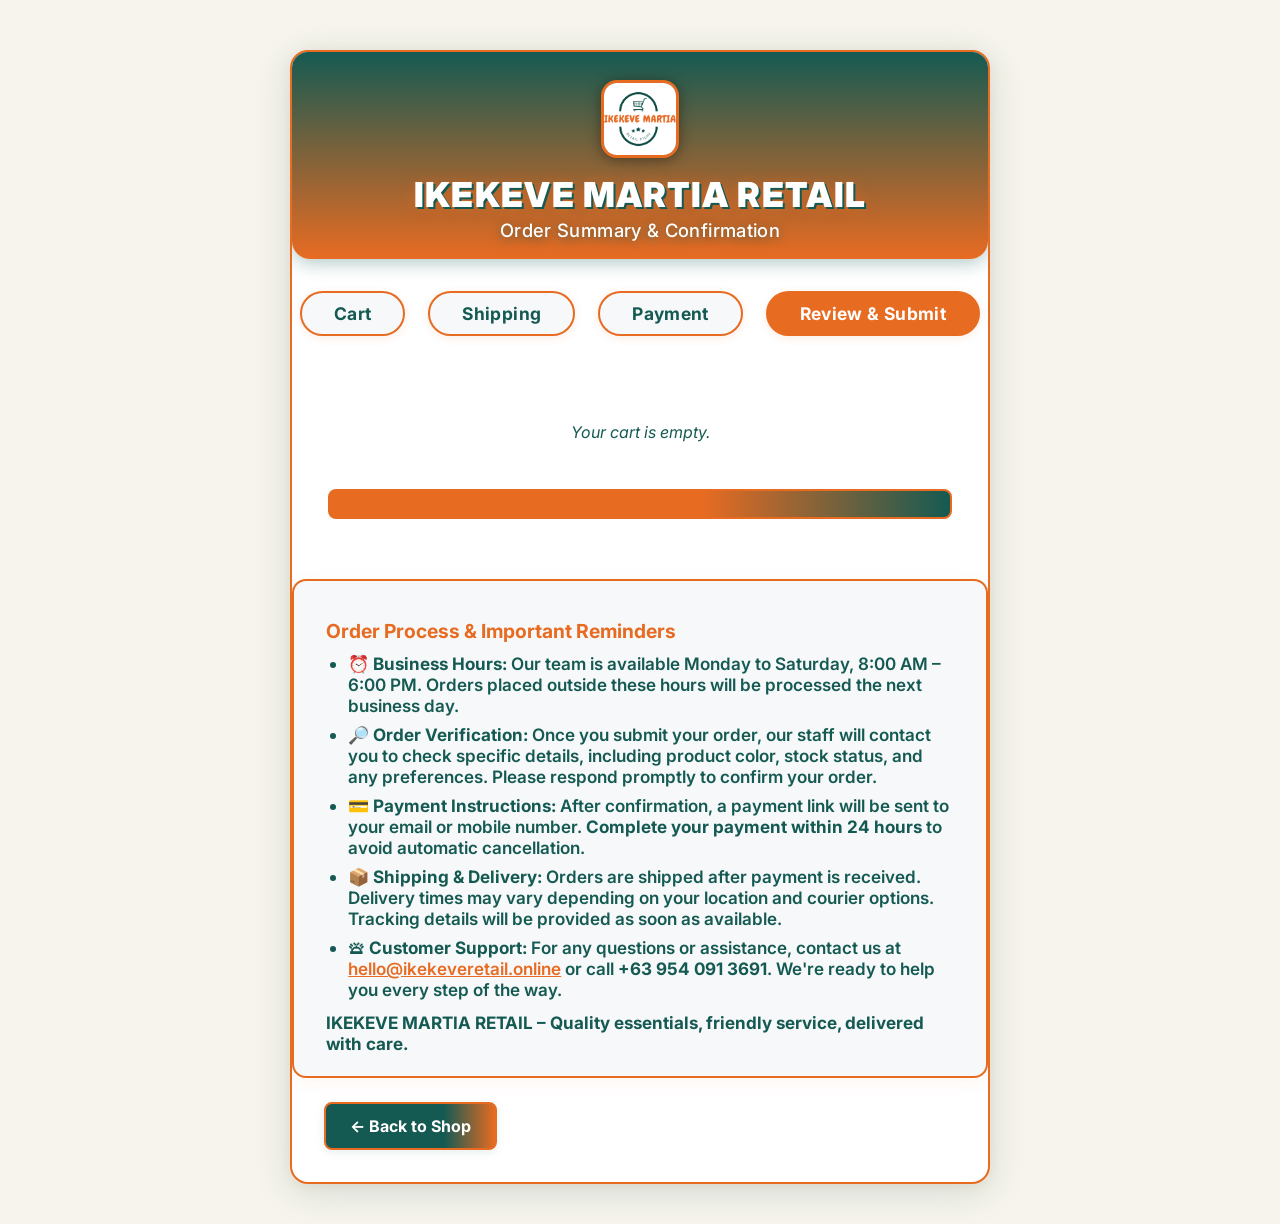
<file: order-summary.html>
<!DOCTYPE html>
<html lang="en">
<head>
    <meta charset="UTF-8">
    <title>IKEKEVE MARTIA RETAIL | Order Summary & Confirmation</title>
    <meta name="viewport" content="width=device-width, initial-scale=1.0">
    <meta name="description" content="IKEKEVE MARTIA RETAIL secure order summary and confirmation for your retail essentials.">
    <link rel="icon" type="image/png" href="images/LOGO.png">
    <link href="https://fonts.googleapis.com/css2?family=Inter:wght@400;700;900&display=swap" rel="stylesheet">
    <style>
        body {
            font-family: 'Inter', Arial, sans-serif;
            margin: 0; padding: 0;
            min-height: 100vh;
            background: linear-gradient(180deg, #155a52 0%, #e86b22 110px, #f6f8fa 110px, #f6f8fa 100%);
        }
        .summary-wrapper {
            max-width: 700px;
            margin: 50px auto 40px auto;
            background: #fff;
            border-radius: 18px;
            box-shadow: 0 8px 36px rgba(21,90,82,0.15), 0 2px 12px rgba(232,107,34,0.10);
            padding: 0 0 32px 0;
            overflow: hidden;
            border: 2.5px solid #e86b22;
        }
        .header-bar {
            background: linear-gradient(180deg, #155a52 0%, #e86b22 100%);
            color: #fff;
            text-align: center;
            padding: 28px 0 18px 0;
            border-bottom-left-radius: 18px;
            border-bottom-right-radius: 18px;
            box-shadow: 0 4px 18px #155a5255;
        }
        .brand-logo {
            width: 78px; height: 78px; border-radius: 16px; object-fit: cover;
            background: #fff; box-shadow: 0 2px 14px #0006;
            margin-bottom: 12px; border: 3px solid #e86b22;
        }
        .header-bar h1 {
            margin: 0; font-size: 2.15em; font-weight: 900; letter-spacing: 0.04em;
            color: #fff;
            text-shadow: 2px 2px 0 #155a52, 0 2px 14px #e86b22a0;
        }
        .header-bar .subtitle {
            color: #fff; font-size:1.15em; font-weight:500; margin-top:4px; letter-spacing:0.02em;
            text-shadow: 0 2px 8px #155a52a0;
        }
        .stepper {
            display: flex; justify-content: space-between; align-items: center;
            margin: 32px 0 36px 0;
        }
        .step {
            background: #f6f8fa;
            color: #155a52;
            border-radius: 50px;
            font-weight: 700;
            padding: 10px 32px;
            font-size: 1.09em;
            border: 2px solid #e86b22;
            margin: 0 8px;
            letter-spacing: 0.02em;
            box-shadow: 0 2px 8px #e86b2220;
            transition: background 0.16s, color 0.16s;
        }
        .step.active {
            background: #e86b22; color: #fff; border-color: #e86b22;
        }
        .order-section {
            padding: 18px 36px 12px 36px;
        }
        .cards-list {
            display: grid; gap: 18px;
            grid-template-columns: 1fr;
            margin-bottom: 15px;
        }
        .order-card {
            background: #f6f8fa;
            border: 2px solid #155a52;
            border-radius: 14px;
            padding: 16px;
            display: flex; justify-content: space-between; align-items: center;
            box-shadow: 0 2px 10px #155a5214;
        }
        .order-card .item-title {
            font-weight: 700; color: #e86b22; font-size: 1.09em;
        }
        .order-card .item-qty {
            color: #212832; font-weight: 600; font-size: 1em;
        }
        .order-card .item-price {
            color: #155a52; font-weight: 800; font-size: 1.11em;
            margin-left: 18px;
        }
        .order-total {
            font-size: 1.23em;
            color: #fff;
            background: linear-gradient(90deg, #e86b22 60%, #155a52 100%);
            font-weight: 800;
            border-radius: 8px;
            text-align: right;
            padding: 13px 22px;
            margin-bottom: 8px;
            border: 2px solid #e86b22;
            letter-spacing: 0.01em;
            text-shadow: 1px 1px 8px #155a52b0;
        }
        form.summary-form {
            margin: 24px 0 0 0;
            display: flex; flex-direction: column; gap: 10px;
        }
        .input-group {
            position: relative; margin-bottom: 22px;
        }
        .input-group input,
        .input-group textarea {
            width: 100%; border: none; border-bottom: 2px solid #b6e4c5;
            background: #f6f8fa;
            padding: 10px 8px 7px 8px;
            font-size: 1.09em; font-family: inherit;
            color: #155a52;
            border-radius: 7px 7px 0 0;
            transition: border 0.2s, color 0.2s, background 0.22s;
        }
        .input-group input:focus,
        .input-group textarea:focus {
            outline: none; border-bottom: 2.5px solid #e86b22; color: #155a52; background: #eaf7ec;
        }
        .input-group label {
            position: absolute; left: 10px; top: 10px;
            font-size: 0.98em; color: #e86b22;
            background: #ffffff; padding: 0 3px;
            pointer-events: none; transition: 0.18s;
        }
        .input-group input:focus + label,
        .input-group input:not(:placeholder-shown) + label,
        .input-group textarea:focus + label,
        .input-group textarea:not(:placeholder-shown) + label {
            top: -18px; font-size: 0.88em; color: #155a52;
            background: #ffffff;
        }
        .info-box {
            padding: 22px 32px;
            background: #f6f8fa;
            border-radius: 14px; margin-top: 40px;
            color: #155a52; font-size: 1.07em; font-weight: 600;
            border: 2px solid #e86b22;
            box-shadow: 0 4px 18px #e86b2210;
        }
        .info-box h2 { color: #e86b22; font-size: 1.13em; margin-bottom: 8px;}
        .info-box ul { margin: 10px 0 0 1.3em; padding:0;}
        .info-box li { margin-bottom: 8px; }
        .info-box a { color:#e86b22;text-decoration:underline; }
        .back-link {
            display: inline-block; margin: 24px 0 0 32px; color: #fff; font-weight: 700;
            text-decoration: none; padding: 12px 24px; border-radius: 8px;
            background: linear-gradient(90deg, #155a52 70%, #e86b22 100%);
            border: 2px solid #e86b22; transition: background 0.17s, color 0.18s;
            box-shadow: 0 2px 10px #155a521a;
        }
        .back-link:hover { background: #e86b22; color:#155a52; }
        .empty { color: #155a52; text-align:center; margin: 32px 0; font-style:italic;}
        .confirmation-message {
            margin: 36px auto 0 auto;
            max-width: 420px;
            background: #eaf7ec;
            border-radius: 18px 18px 18px 6px;
            border: 2.5px solid #e86b22;
            color: #155a52;
            box-shadow: 0 2px 12px #e86b2244;
            font-size: 1.16em;
            padding: 26px 22px;
            text-align: left;
            position: relative;
            font-weight: 700;
        }
        .confirmation-message:before {
            content: ""; display: block;
            position: absolute; left: -16px; bottom: 18px;
            width: 24px; height: 24px; background: #eaf7ec;
            border-bottom-right-radius: 18px;
        }
        .required { color: #e86b22; }
        .submit-btn {
            margin-top: 27px; font-size: 1.21em; font-weight: 900;
            background: linear-gradient(90deg, #e86b22 60%, #155a52 100%);
            color: #fff; border: none; border-radius: 8px;
            padding: 15px 0; cursor: pointer; box-shadow: 0 2px 14px #e86b2222;
            letter-spacing: 0.02em;
            transition: background 0.18s, color 0.18s;
        }
        .submit-btn:hover { background: linear-gradient(90deg, #155a52 60%, #e86b22 100%); color: #fff;}
        @media (max-width:700px) {
            .summary-wrapper { max-width:99vw; margin: 34px auto 14px auto;}
            .order-section, .info-box { padding: 11px 7vw; }
        }
        @media (max-width:500px) {
            .stepper { flex-direction: column; gap: 5px; }
            .order-section, .info-box { padding: 11px 4vw; }
            .confirmation-message { padding: 14px 8px; }
            .cards-list { gap: 10px; }
            .header-bar h1 { font-size: 1.21em;}
        }
    </style>
  <link rel="stylesheet" href="polish.css">
</head>
<body>
    <div class="summary-wrapper">
        <div class="header-bar">
            <img src="images/LOGO.png" alt="IKEKEVE MARTIA Logo" class="brand-logo" loading="lazy">
            <h1>IKEKEVE MARTIA RETAIL</h1>
            <div class="subtitle">Order Summary & Confirmation</div>
        </div>
        <div class="stepper">
            <div class="step">Cart</div>
            <div class="step">Shipping</div>
            <div class="step">Payment</div>
            <div class="step active">Review & Submit</div>
        </div>
        <section class="order-section">
            <div class="cards-list" id="orderCards"></div>
            <div class="order-total" id="orderTotal"></div>
            <form class="summary-form" id="summaryForm" autocomplete="off" method="POST" action="#">
                <div class="input-group">
                    <input type="email" id="emailField" name="email" maxlength="60" required placeholder=" " autocomplete="email">
                    <label for="emailField">Email Address <span class="required">*</span></label>
                </div>
                <div class="input-group">
                    <input type="text" id="nameField" name="name" maxlength="40" required placeholder=" ">
                    <label for="nameField">Full Name <span class="required">*</span></label>
                </div>
                <div class="input-group">
                    <textarea id="addrField" name="address" maxlength="120" required placeholder=" "></textarea>
                    <label for="addrField">Complete Address <span class="required">*</span></label>
                </div>
                <div style="display: flex; gap: 10px;">
                    <div class="input-group" style="flex:1;">
                        <input type="text" id="cityField" name="city" maxlength="30" required placeholder=" ">
                        <label for="cityField">City <span class="required">*</span></label>
                    </div>
                    <div class="input-group" style="flex:1;">
                        <input type="text" id="provinceField" name="province" maxlength="30" required placeholder=" ">
                        <label for="provinceField">Province <span class="required">*</span></label>
                    </div>
                </div>
                <div class="input-group">
                    <input type="tel" id="phoneField" name="phone" maxlength="13" pattern="^\+639\d{9}$" placeholder=" " required>
                    <label for="phoneField">Mobile Number <span class="required">*</span></label>
                </div>
                <div class="input-group">
                    <select name="payment" id="paymentField" required style="width:100%;padding:10px 8px;">
                        <option value="">Select Payment Method</option>
                        <option value="GCASH">GCASH</option>
                        <option value="PAYPAL">PAYPAL</option>
                        <option value="PAYMAYA">PAYMAYA</option>
                        <option value="BDO">BDO</option>
                        <option value="BPI">BPI</option>
                        <option value="CASH ON DELIVERY">Cash on Delivery</option>
                    </select>
                    <label for="paymentField" style="top:-18px;font-size:0.88em;color:#155a52;">Payment Method <span class="required">*</span></label>
                </div>
                <input type="hidden" name="order_details" id="orderDetailsHidden">
                <button type="submit" class="submit-btn">Submit Order</button>
            </form>
            <div class="confirmation-message" id="confirmMsg" style="display:none;">
                <span style="font-size:1.22em; font-weight:700;">✅ Order Received!</span><br><br>
                Your order has been sent to our team.<br>
                One of our specialists will reach out to you shortly by SMS or email to confirm your order details—including product colors, availability, and special requests.<br>
                <br>
                Please review and verify all details when contacted.<br>
                After confirmation, a secure payment link will be sent to your chosen channel.<br>
                <span style="color:#e86b22; font-weight:700;">
                    Kindly complete your payment within <b>24 hours</b> to secure your order.
                </span><br>
                Unpaid orders after this period may be cancelled automatically.<br>
                <br>
                Thank you for choosing IKEKEVE MARTIA RETAIL! We look forward to serving you.
            </div>
        </section>
        <aside class="info-box">
            <h2>Order Process & Important Reminders</h2>
            <ul>
                <li><b>⏰ Business Hours:</b> Our team is available Monday to Saturday, 8:00 AM – 6:00 PM. Orders placed outside these hours will be processed the next business day.</li>
                <li><b>🔎 Order Verification:</b> Once you submit your order, our staff will contact you to check specific details, including product color, stock status, and any preferences. Please respond promptly to confirm your order.</li>
                <li><b>💳 Payment Instructions:</b> After confirmation, a payment link will be sent to your email or mobile number. <b>Complete your payment within 24 hours</b> to avoid automatic cancellation.</li>
                <li><b>📦 Shipping & Delivery:</b> Orders are shipped after payment is received. Delivery times may vary depending on your location and courier options. Tracking details will be provided as soon as available.</li>
                <li><b>🛎 Customer Support:</b> For any questions or assistance, contact us at <a href="mailto:hello@ikekeveretail.online">hello@ikekeveretail.online</a> or call <b>+63 954 091 3691</b>. We're ready to help you every step of the way.</li>
            </ul>
            <div style="margin-top:12px;">
                <b>IKEKEVE MARTIA RETAIL – Quality essentials, friendly service, delivered with care.</b>
            </div>
        </aside>
        <a href="index.html" class="back-link">← Back to Shop</a>
    </div>
    <script>
        // Load cart from localStorage
        const cart = JSON.parse(localStorage.getItem('ikekeve_cart') || "[]");
        const orderCardsDiv = document.getElementById('orderCards');
        const orderTotalDiv = document.getElementById('orderTotal');
        let total = 0;
        if (!cart.length) {
            orderCardsDiv.innerHTML = "<div class='empty'>Your cart is empty.</div>";
            orderTotalDiv.textContent = "";
            document.getElementById('summaryForm').style.display = "none";
        } else {
            let detailsText = "";
            cart.forEach(item => {
                const card = document.createElement('div');
                card.className = 'order-card';
                card.innerHTML = `
                    <div>
                        <span class="item-title">${item.name}</span>
                        <span class="item-qty">×${item.qty}</span>
                    </div>
                    <span class="item-price">₱${(parseFloat(item.price)*item.qty).toLocaleString(undefined,{minimumFractionDigits:2})}</span>
                `;
                orderCardsDiv.appendChild(card);
                total += parseFloat(item.price)*item.qty;
                detailsText += `${item.name} x ${item.qty} - ₱${(parseFloat(item.price)*item.qty).toLocaleString(undefined,{minimumFractionDigits:2})}\n`;
            });
            orderTotalDiv.textContent = `Total: ₱${total.toLocaleString(undefined,{minimumFractionDigits:2})}`;
            document.getElementById('orderDetailsHidden').value = detailsText + `Total: ₱${total.toLocaleString(undefined,{minimumFractionDigits:2})}`;
        }

        document.getElementById('summaryForm').onsubmit = function(e){
            e.preventDefault();
            const name = document.getElementById('nameField').value.trim();
            const address = document.getElementById('addrField').value.trim();
            const city = document.getElementById('cityField').value.trim();
            const province = document.getElementById('provinceField').value.trim();
            const phone = document.getElementById('phoneField').value.trim();
            const payment = document.getElementById('paymentField').value.trim();
            if (!name || !address || !city || !province || !phone || !payment) {
                alert("Please fill out all required fields.");
                return false;
            }
            if (!/^\+639\d{9}$/.test(phone)) {
                alert("Use Philippine mobile format: +639XXXXXXXXX");
                document.getElementById('phoneField').focus();
                return false;
            }
            setTimeout(function() {
                document.getElementById('summaryForm').style.display = "none";
                document.getElementById('confirmMsg').style.display = "";
                localStorage.removeItem('ikekeve_cart');
                orderCardsDiv.innerHTML = "<div class='empty'>Your cart is empty.</div>";
                orderTotalDiv.textContent = "";
            }, 1200);
        };
    </script>
</body>
</html>
</file>
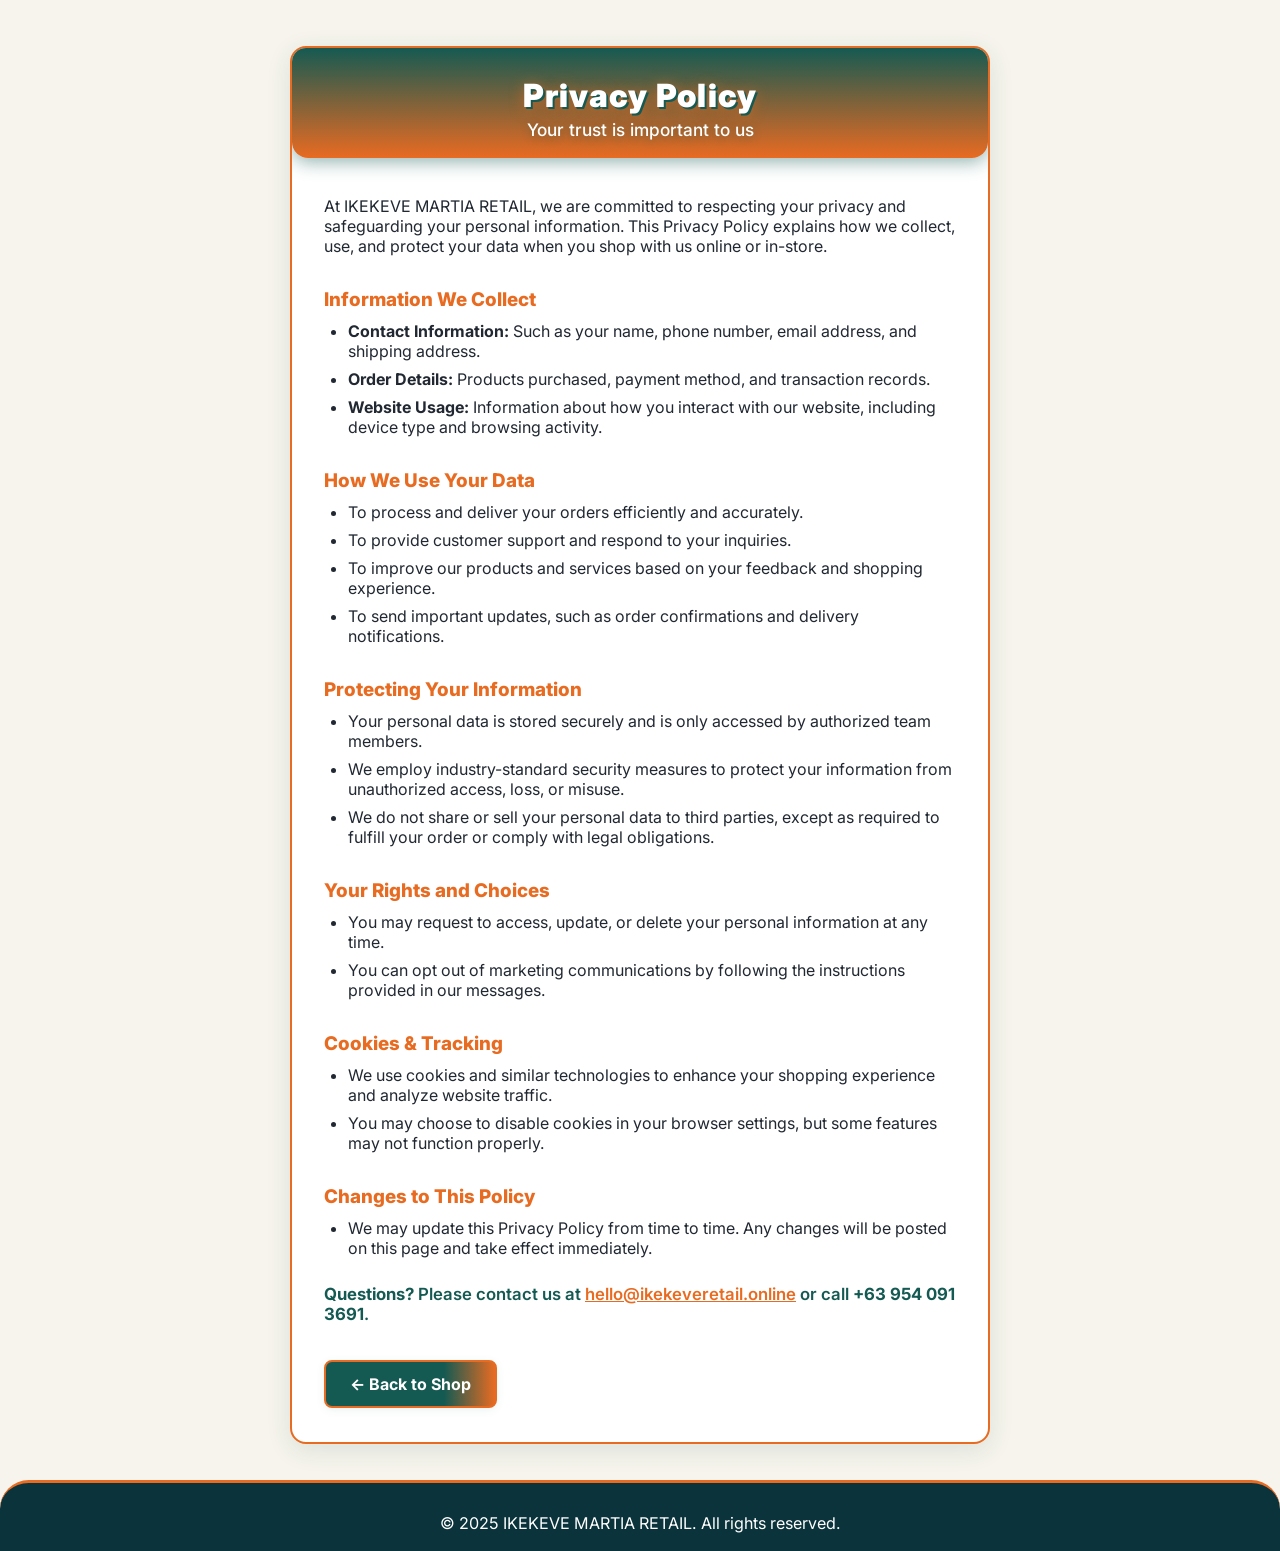
<file: privacy-policy.html>
<!DOCTYPE html>
<html lang="en">
<head>
    <meta charset="UTF-8">
    <title>Privacy Policy | IKEKEVE MARTIA RETAIL</title>
    <meta name="viewport" content="width=device-width, initial-scale=1.0">
    <meta name="description" content="IKEKEVE MARTIA RETAIL Privacy Policy. Learn how we protect your personal information and respect your privacy.">
    <link rel="icon" type="image/png" href="images/LOGO.png">
    <link href="https://fonts.googleapis.com/css2?family=Inter:wght@400;700;900&display=swap" rel="stylesheet">
    <style>
        body {
            font-family: 'Inter', Arial, sans-serif;
            margin: 0; padding: 0;
            background: #f6f8fa;
            color: #155a52;
            min-height: 100vh;
        }
        .policy-wrapper {
            max-width: 700px;
            margin: 46px auto 36px auto;
            background: #fff;
            border-radius: 16px;
            box-shadow: 0 6px 24px rgba(21,90,82,0.12);
            padding: 0 0 34px 0;
            border: 2px solid #e86b22;
            overflow: hidden;
        }
        .header-bar {
            background: linear-gradient(180deg, #155a52 0%, #e86b22 100%);
            color: #fff;
            text-align: center;
            padding: 28px 0 18px 0;
            border-bottom-left-radius: 16px;
            border-bottom-right-radius: 16px;
            box-shadow: 0 4px 18px #155a5277;
        }
        .header-bar h1 {
            margin: 0; font-size: 2em; font-weight: 900; letter-spacing: 0.04em;
            color: #fff;
            text-shadow: 2px 2px 0 #155a52, 0 2px 14px #e86b22a0;
        }
        .header-bar .subtitle {
            color: #fff; font-size:1.08em; font-weight:500; margin-top:4px;
            text-shadow: 0 2px 8px #155a5260;
        }
        .policy-content {
            padding: 22px 32px;
        }
        h2 {
            color: #e86b22;
            font-size: 1.18em;
            margin-top: 32px;
            margin-bottom: 10px;
            font-weight: 800;
        }
        ul, ol {
            margin: 10px 0 0 1.5em;
            padding: 0;
        }
        li {
            margin-bottom: 8px;
        }
        .contact-info {
            margin-top: 26px;
            font-weight: 600;
            color: #155a52;
            font-size: 1.05em;
        }
        .contact-info a {
            color: #e86b22;
            text-decoration: underline;
        }
        .back-link {
            display: inline-block; margin: 14px 0 0 32px; color: #fff; font-weight: 700;
            text-decoration: none; padding: 12px 24px; border-radius: 8px;
            background: linear-gradient(90deg, #155a52 70%, #e86b22 100%);
            border: 2px solid #e86b22;
            transition: background 0.17s, color 0.18s;
            box-shadow: 0 2px 10px #155a5212;
        }
        .back-link:hover { background: #e86b22; color:#155a52; }
        footer {
            background: #155a52;
            color: #fff;
            padding: 30px 10px 18px 10px;
            font-size: 1.01em;
            border-top: 3px solid #e86b22;
            text-align: center;
            margin-top: 36px;
        }
        @media (max-width:700px) {
            .policy-wrapper { max-width:99vw; margin: 30px auto 14px auto;}
            .policy-content { padding: 14px 6vw; }
        }
        @media (max-width:500px) {
            .policy-content { padding: 8px 2vw; }
            .header-bar h1 { font-size: 1.22em;}
        }
    </style>
  <link rel="stylesheet" href="polish.css">
</head>
<body>
    <div class="policy-wrapper">
        <div class="header-bar">
            <h1>Privacy Policy</h1>
            <div class="subtitle">Your trust is important to us</div>
        </div>
        <div class="policy-content">
            <p>At IKEKEVE MARTIA RETAIL, we are committed to respecting your privacy and safeguarding your personal information. This Privacy Policy explains how we collect, use, and protect your data when you shop with us online or in-store.</p>
            <h2>Information We Collect</h2>
            <ul>
                <li><b>Contact Information:</b> Such as your name, phone number, email address, and shipping address.</li>
                <li><b>Order Details:</b> Products purchased, payment method, and transaction records.</li>
                <li><b>Website Usage:</b> Information about how you interact with our website, including device type and browsing activity.</li>
            </ul>
            <h2>How We Use Your Data</h2>
            <ul>
                <li>To process and deliver your orders efficiently and accurately.</li>
                <li>To provide customer support and respond to your inquiries.</li>
                <li>To improve our products and services based on your feedback and shopping experience.</li>
                <li>To send important updates, such as order confirmations and delivery notifications.</li>
            </ul>
            <h2>Protecting Your Information</h2>
            <ul>
                <li>Your personal data is stored securely and is only accessed by authorized team members.</li>
                <li>We employ industry-standard security measures to protect your information from unauthorized access, loss, or misuse.</li>
                <li>We do not share or sell your personal data to third parties, except as required to fulfill your order or comply with legal obligations.</li>
            </ul>
            <h2>Your Rights and Choices</h2>
            <ul>
                <li>You may request to access, update, or delete your personal information at any time.</li>
                <li>You can opt out of marketing communications by following the instructions provided in our messages.</li>
            </ul>
            <h2>Cookies & Tracking</h2>
            <ul>
                <li>We use cookies and similar technologies to enhance your shopping experience and analyze website traffic.</li>
                <li>You may choose to disable cookies in your browser settings, but some features may not function properly.</li>
            </ul>
            <h2>Changes to This Policy</h2>
            <ul>
                <li>We may update this Privacy Policy from time to time. Any changes will be posted on this page and take effect immediately.</li>
            </ul>
            <div class="contact-info">
                <b>Questions?</b> Please contact us at <a href="mailto:hello@ikekeveretail.online">hello@ikekeveretail.online</a> or call <b>+63 954 091 3691</b>.
            </div>
        </div>
        <a href="index.html" class="back-link">← Back to Shop</a>
    </div>
    <footer>
        &copy; 2025 IKEKEVE MARTIA RETAIL. All rights reserved.
    </footer>
</body>
</html>
</file>
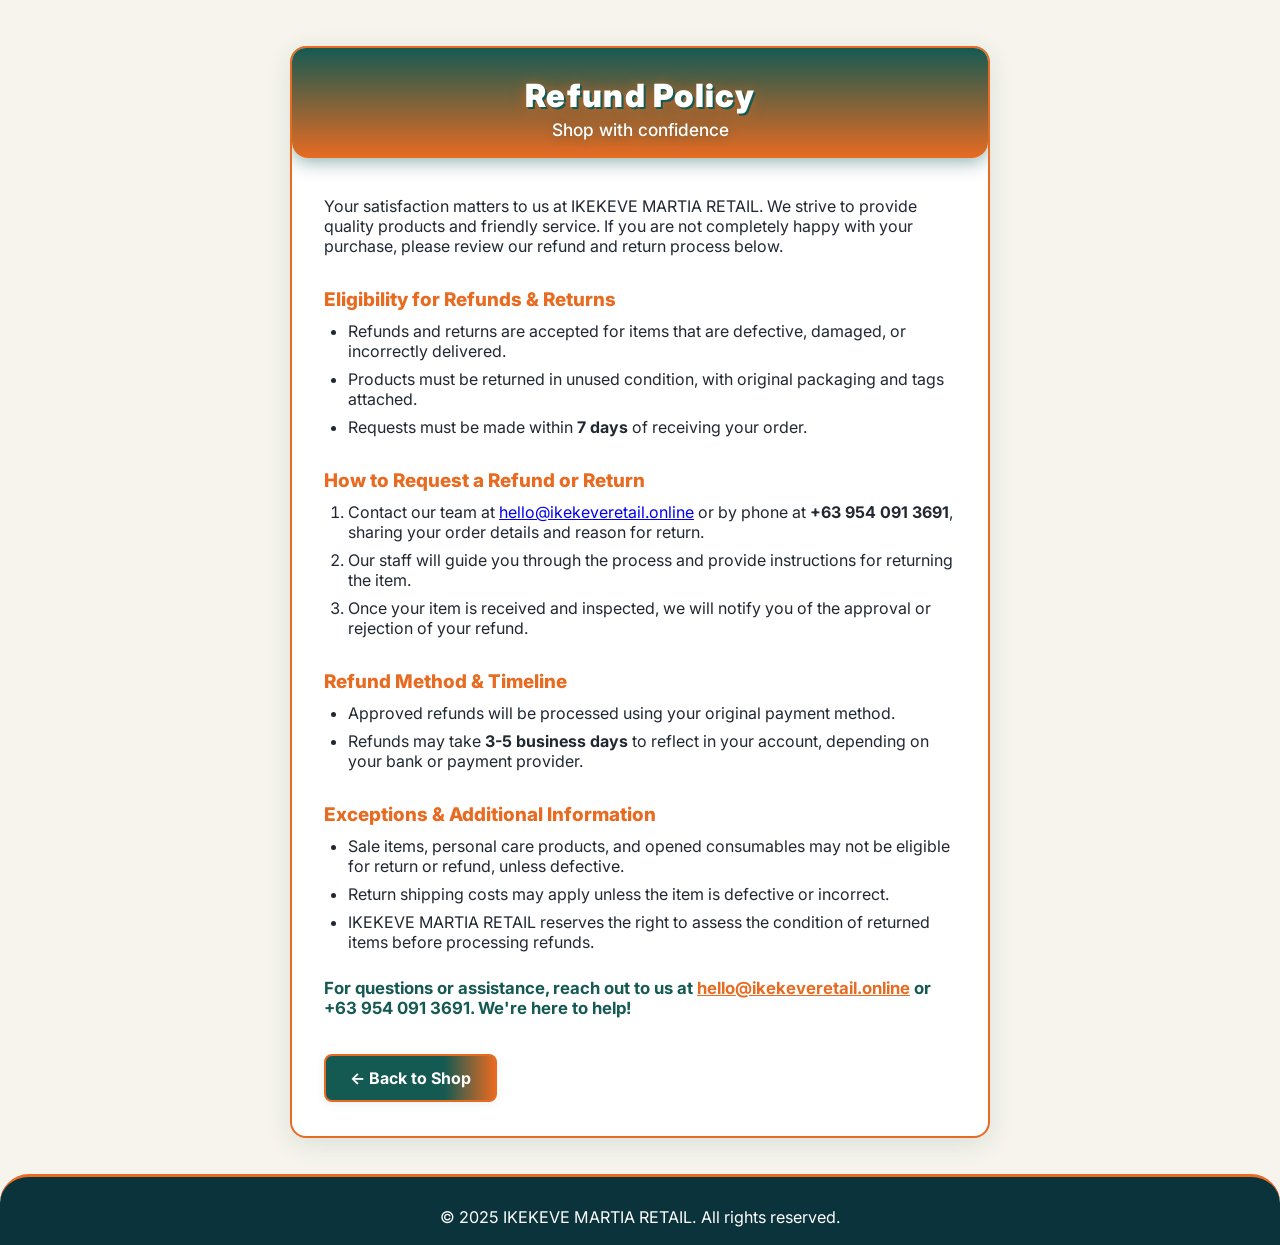
<file: refund-policy.html>
<!DOCTYPE html>
<html lang="en">
<head>
    <meta charset="UTF-8">
    <title>Refund Policy | IKEKEVE MARTIA RETAIL</title>
    <meta name="viewport" content="width=device-width, initial-scale=1.0">
    <meta name="description" content="IKEKEVE MARTIA RETAIL Refund Policy. Learn about our refund and return process for a worry-free shopping experience.">
    <link rel="icon" type="image/png" href="images/LOGO.png">
    <link href="https://fonts.googleapis.com/css2?family=Inter:wght@400;700;900&display=swap" rel="stylesheet">
    <style>
        body {
            font-family: 'Inter', Arial, sans-serif;
            margin: 0; padding: 0;
            background: #f6f8fa;
            color: #155a52;
            min-height: 100vh;
        }
        .policy-wrapper {
            max-width: 700px;
            margin: 46px auto 36px auto;
            background: #fff;
            border-radius: 16px;
            box-shadow: 0 6px 24px rgba(21,90,82,0.12);
            padding: 0 0 34px 0;
            border: 2px solid #e86b22;
            overflow: hidden;
        }
        .header-bar {
            background: linear-gradient(180deg, #155a52 0%, #e86b22 100%);
            color: #fff;
            text-align: center;
            padding: 28px 0 18px 0;
            border-bottom-left-radius: 16px;
            border-bottom-right-radius: 16px;
            box-shadow: 0 4px 18px #155a5277;
        }
        .header-bar h1 {
            margin: 0; font-size: 2em; font-weight: 900; letter-spacing: 0.04em;
            color: #fff;
            text-shadow: 2px 2px 0 #155a52, 0 2px 14px #e86b22a0;
        }
        .header-bar .subtitle {
            color: #fff; font-size:1.08em; font-weight:500; margin-top:4px;
            text-shadow: 0 2px 8px #155a5260;
        }
        .policy-content {
            padding: 22px 32px;
        }
        h2 {
            color: #e86b22;
            font-size: 1.18em;
            margin-top: 32px;
            margin-bottom: 10px;
            font-weight: 800;
        }
        ul, ol {
            margin: 10px 0 0 1.5em;
            padding: 0;
        }
        li {
            margin-bottom: 8px;
        }
        .contact-info {
            margin-top: 26px;
            font-weight: 600;
            color: #155a52;
            font-size: 1.05em;
        }
        .contact-info a {
            color: #e86b22;
            text-decoration: underline;
        }
        .back-link {
            display: inline-block; margin: 14px 0 0 32px; color: #fff; font-weight: 700;
            text-decoration: none; padding: 12px 24px; border-radius: 8px;
            background: linear-gradient(90deg, #155a52 70%, #e86b22 100%);
            border: 2px solid #e86b22;
            transition: background 0.17s, color 0.18s;
            box-shadow: 0 2px 10px #155a5212;
        }
        .back-link:hover { background: #e86b22; color:#155a52; }
        footer {
            background: #155a52;
            color: #fff;
            padding: 30px 10px 18px 10px;
            font-size: 1.01em;
            border-top: 3px solid #e86b22;
            text-align: center;
            margin-top: 36px;
        }
        @media (max-width:700px) {
            .policy-wrapper { max-width:99vw; margin: 30px auto 14px auto;}
            .policy-content { padding: 14px 6vw; }
        }
        @media (max-width:500px) {
            .policy-content { padding: 8px 2vw; }
            .header-bar h1 { font-size: 1.22em;}
        }
    </style>
  <link rel="stylesheet" href="polish.css">
</head>
<body>
    <div class="policy-wrapper">
        <div class="header-bar">
            <h1>Refund Policy</h1>
            <div class="subtitle">Shop with confidence</div>
        </div>
        <div class="policy-content">
            <p>Your satisfaction matters to us at IKEKEVE MARTIA RETAIL. We strive to provide quality products and friendly service. If you are not completely happy with your purchase, please review our refund and return process below.</p>
            <h2>Eligibility for Refunds & Returns</h2>
            <ul>
                <li>Refunds and returns are accepted for items that are defective, damaged, or incorrectly delivered.</li>
                <li>Products must be returned in unused condition, with original packaging and tags attached.</li>
                <li>Requests must be made within <b>7 days</b> of receiving your order.</li>
            </ul>
            <h2>How to Request a Refund or Return</h2>
            <ol>
                <li>Contact our team at <a href="mailto:hello@ikekeveretail.online">hello@ikekeveretail.online</a> or by phone at <b>+63 954 091 3691</b>, sharing your order details and reason for return.</li>
                <li>Our staff will guide you through the process and provide instructions for returning the item.</li>
                <li>Once your item is received and inspected, we will notify you of the approval or rejection of your refund.</li>
            </ol>
            <h2>Refund Method & Timeline</h2>
            <ul>
                <li>Approved refunds will be processed using your original payment method.</li>
                <li>Refunds may take <b>3-5 business days</b> to reflect in your account, depending on your bank or payment provider.</li>
            </ul>
            <h2>Exceptions & Additional Information</h2>
            <ul>
                <li>Sale items, personal care products, and opened consumables may not be eligible for return or refund, unless defective.</li>
                <li>Return shipping costs may apply unless the item is defective or incorrect.</li>
                <li>IKEKEVE MARTIA RETAIL reserves the right to assess the condition of returned items before processing refunds.</li>
            </ul>
            <div class="contact-info">
                <b>For questions or assistance, reach out to us at <a href="mailto:hello@ikekeveretail.online">hello@ikekeveretail.online</a> or <b>+63 954 091 3691</b>. We're here to help!</b>
            </div>
        </div>
        <a href="index.html" class="back-link">← Back to Shop</a>
    </div>
    <footer>
        &copy; 2025 IKEKEVE MARTIA RETAIL. All rights reserved.
    </footer>
</body>
</html>
</file>
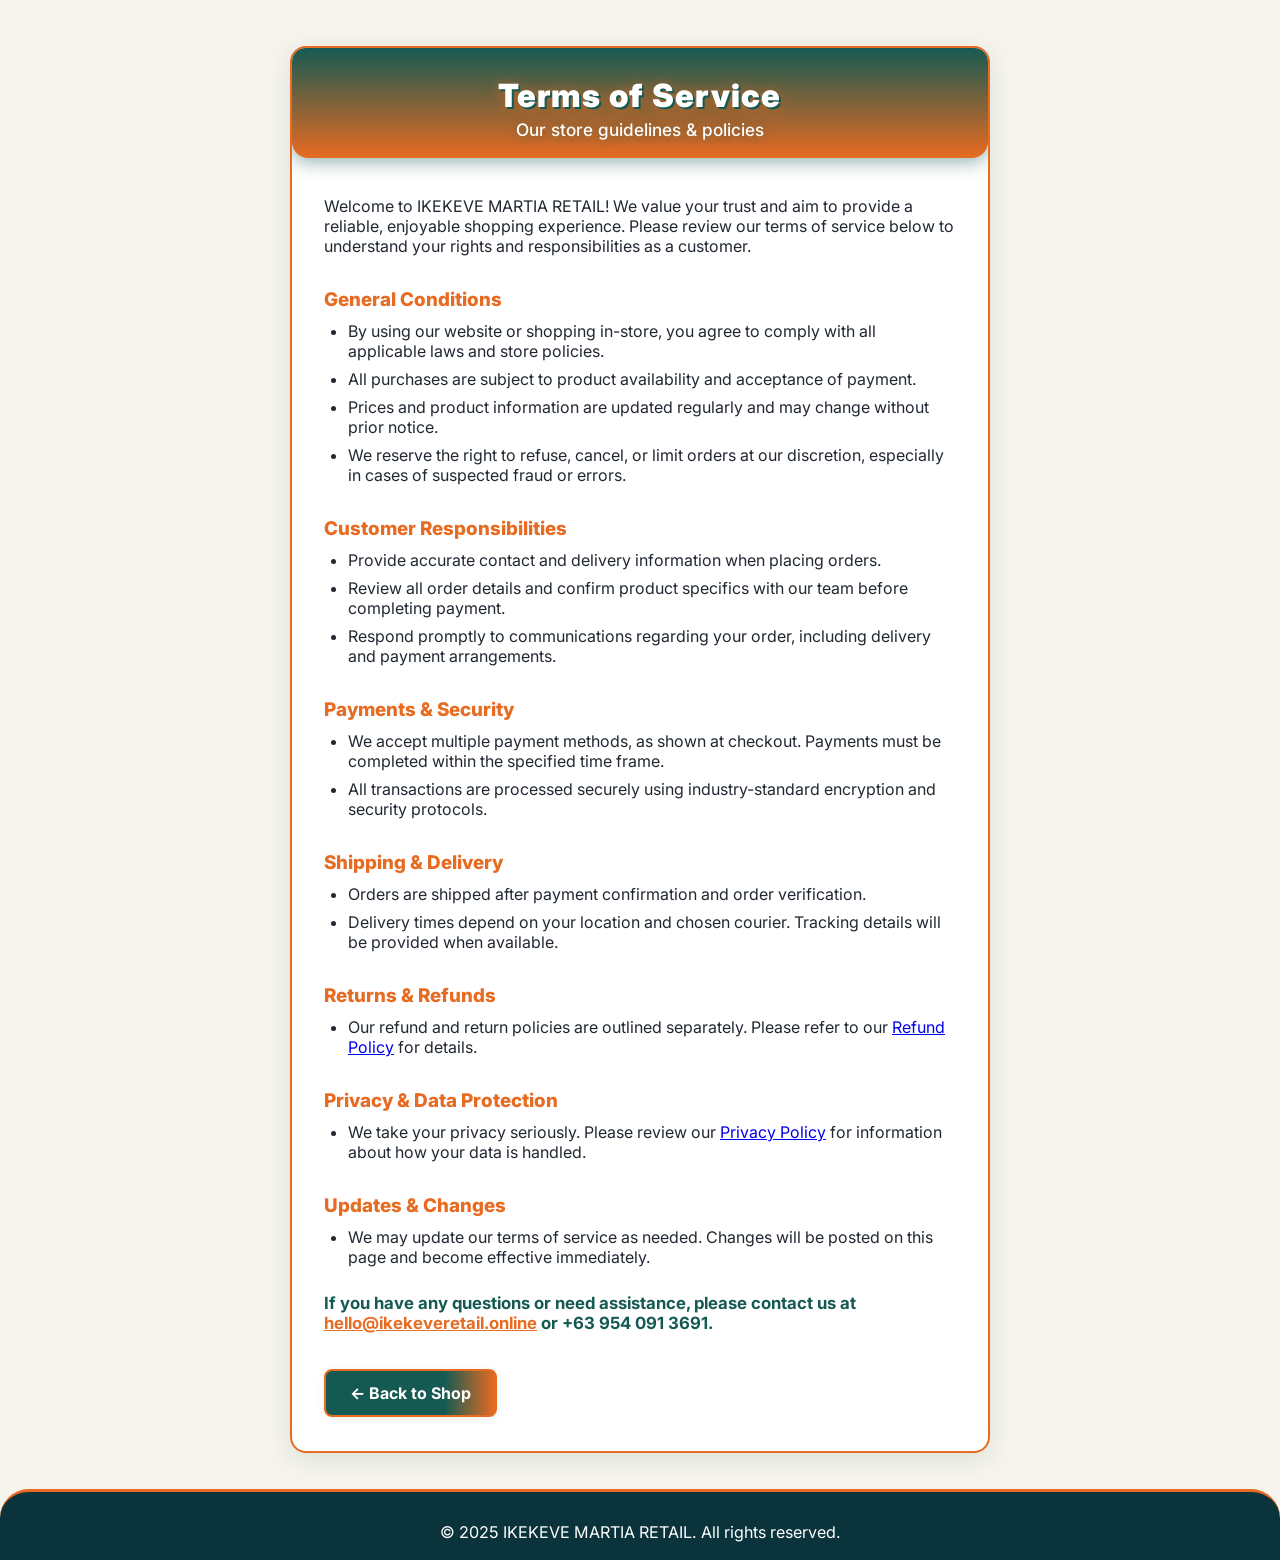
<file: terms.html>
<!DOCTYPE html>
<html lang="en">
<head>
    <meta charset="UTF-8">
    <title>Terms of Service | IKEKEVE MARTIA RETAIL</title>
    <meta name="viewport" content="width=device-width, initial-scale=1.0">
    <meta name="description" content="IKEKEVE MARTIA RETAIL Terms of Service. Learn about our store policies, customer guidelines, and how we operate.">
    <link rel="icon" type="image/png" href="images/LOGO.png">
    <link href="https://fonts.googleapis.com/css2?family=Inter:wght@400;700;900&display=swap" rel="stylesheet">
    <style>
        body {
            font-family: 'Inter', Arial, sans-serif;
            margin: 0; padding: 0;
            background: #f6f8fa;
            color: #155a52;
            min-height: 100vh;
        }
        .policy-wrapper {
            max-width: 700px;
            margin: 46px auto 36px auto;
            background: #fff;
            border-radius: 16px;
            box-shadow: 0 6px 24px rgba(21,90,82,0.12);
            padding: 0 0 34px 0;
            border: 2px solid #e86b22;
            overflow: hidden;
        }
        .header-bar {
            background: linear-gradient(180deg, #155a52 0%, #e86b22 100%);
            color: #fff;
            text-align: center;
            padding: 28px 0 18px 0;
            border-bottom-left-radius: 16px;
            border-bottom-right-radius: 16px;
            box-shadow: 0 4px 18px #155a5277;
        }
        .header-bar h1 {
            margin: 0; font-size: 2em; font-weight: 900; letter-spacing: 0.04em;
            color: #fff;
            text-shadow: 2px 2px 0 #155a52, 0 2px 14px #e86b22a0;
        }
        .header-bar .subtitle {
            color: #fff; font-size:1.08em; font-weight:500; margin-top:4px;
            text-shadow: 0 2px 8px #155a5260;
        }
        .policy-content {
            padding: 22px 32px;
        }
        h2 {
            color: #e86b22;
            font-size: 1.18em;
            margin-top: 32px;
            margin-bottom: 10px;
            font-weight: 800;
        }
        ul, ol {
            margin: 10px 0 0 1.5em;
            padding: 0;
        }
        li {
            margin-bottom: 8px;
        }
        .contact-info {
            margin-top: 26px;
            font-weight: 600;
            color: #155a52;
            font-size: 1.05em;
        }
        .contact-info a {
            color: #e86b22;
            text-decoration: underline;
        }
        .back-link {
            display: inline-block; margin: 14px 0 0 32px; color: #fff; font-weight: 700;
            text-decoration: none; padding: 12px 24px; border-radius: 8px;
            background: linear-gradient(90deg, #155a52 70%, #e86b22 100%);
            border: 2px solid #e86b22;
            transition: background 0.17s, color 0.18s;
            box-shadow: 0 2px 10px #155a5212;
        }
        .back-link:hover { background: #e86b22; color:#155a52; }
        footer {
            background: #155a52;
            color: #fff;
            padding: 30px 10px 18px 10px;
            font-size: 1.01em;
            border-top: 3px solid #e86b22;
            text-align: center;
            margin-top: 36px;
        }
        @media (max-width:700px) {
            .policy-wrapper { max-width:99vw; margin: 30px auto 14px auto;}
            .policy-content { padding: 14px 6vw; }
        }
        @media (max-width:500px) {
            .policy-content { padding: 8px 2vw; }
            .header-bar h1 { font-size: 1.22em;}
        }
    </style>
  <link rel="stylesheet" href="polish.css">
</head>
<body>
    <div class="policy-wrapper">
        <div class="header-bar">
            <h1>Terms of Service</h1>
            <div class="subtitle">Our store guidelines & policies</div>
        </div>
        <div class="policy-content">
            <p>Welcome to IKEKEVE MARTIA RETAIL! We value your trust and aim to provide a reliable, enjoyable shopping experience. Please review our terms of service below to understand your rights and responsibilities as a customer.</p>
            <h2>General Conditions</h2>
            <ul>
                <li>By using our website or shopping in-store, you agree to comply with all applicable laws and store policies.</li>
                <li>All purchases are subject to product availability and acceptance of payment.</li>
                <li>Prices and product information are updated regularly and may change without prior notice.</li>
                <li>We reserve the right to refuse, cancel, or limit orders at our discretion, especially in cases of suspected fraud or errors.</li>
            </ul>
            <h2>Customer Responsibilities</h2>
            <ul>
                <li>Provide accurate contact and delivery information when placing orders.</li>
                <li>Review all order details and confirm product specifics with our team before completing payment.</li>
                <li>Respond promptly to communications regarding your order, including delivery and payment arrangements.</li>
            </ul>
            <h2>Payments & Security</h2>
            <ul>
                <li>We accept multiple payment methods, as shown at checkout. Payments must be completed within the specified time frame.</li>
                <li>All transactions are processed securely using industry-standard encryption and security protocols.</li>
            </ul>
            <h2>Shipping & Delivery</h2>
            <ul>
                <li>Orders are shipped after payment confirmation and order verification.</li>
                <li>Delivery times depend on your location and chosen courier. Tracking details will be provided when available.</li>
            </ul>
            <h2>Returns & Refunds</h2>
            <ul>
                <li>Our refund and return policies are outlined separately. Please refer to our <a href="refund-policy.html">Refund Policy</a> for details.</li>
            </ul>
            <h2>Privacy & Data Protection</h2>
            <ul>
                <li>We take your privacy seriously. Please review our <a href="privacy-policy.html">Privacy Policy</a> for information about how your data is handled.</li>
            </ul>
            <h2>Updates & Changes</h2>
            <ul>
                <li>We may update our terms of service as needed. Changes will be posted on this page and become effective immediately.</li>
            </ul>
            <div class="contact-info">
                <b>If you have any questions or need assistance, please contact us at <a href="mailto:hello@ikekeveretail.online">hello@ikekeveretail.online</a> or <b>+63 954 091 3691</b>.</b>
            </div>
        </div>
        <a href="index.html" class="back-link">← Back to Shop</a>
    </div>
    <footer>
        &copy; 2025 IKEKEVE MARTIA RETAIL. All rights reserved.
    </footer>
</body>
</html>
</file>
<file: polish.css>
:root {
  --harbor: #155a66;
  --harbor-deep: #0b333c;
  --gold: #e0a022;
  --cream: #f6f4ec;
  --card: #fff;
  --ink: #212832;
  --muted: #68727d;
  --line: #e3e7ec;
  --radius: 1.2rem;
  --shadow: 0 20px 42px -26px rgba(11,51,60,.38);
  --display: 'Sora', 'Inter', sans-serif;
}
html { scroll-behavior: smooth; }
body { background: var(--cream); color: var(--ink); -webkit-font-smoothing: antialiased; }
section[id] { scroll-margin-top: 90px; }
.hero-title, .welcome-title, .about-title, .products-title, .cart-title { font-family: var(--display); }

/* Header */
.navbar { background: rgba(246,244,236,.95); backdrop-filter: blur(6px); box-shadow: none; border-bottom: 1px solid var(--line); }
.nav-logo img { width: 40px; height: 40px; border-radius: 50%; }
.nav-brand { font-family: var(--display); font-size: 1.05rem; color: var(--harbor-deep); }
.nav-links a { font-weight: 700; font-size: .86rem; color: var(--ink); }
.nav-links a:hover { color: var(--harbor); }
.nav-cart-btn { background: var(--harbor); color: #fff; border-radius: 999px; padding: .5rem 1.1rem; font-weight: 700; }
.nav-cart-btn:hover { background: var(--gold); color: var(--harbor-deep); }

main { max-width: 1100px; margin: 0 auto; padding: 0 1.5rem; }
main > section { margin-bottom: clamp(3.2rem, 7vw, 5.5rem); }

/* Hero */
.hero {
  text-align: center; background: linear-gradient(150deg, var(--harbor) 0%, var(--harbor-deep) 100%); color: #d9ebee;
  border-radius: 0 0 2.4rem 2.4rem; padding: clamp(3rem, 7vw, 5rem) 1.5rem clamp(2.4rem, 5vw, 3.6rem);
}
.hero-logo img { width: 90px; height: 90px; border-radius: 50%; background: #fff; padding: .6rem; box-shadow: 0 14px 28px -10px rgba(0,0,0,.4); }
.hero-title { color: #fff; font-size: clamp(2rem, 4vw, 2.9rem); margin: 1.2rem 0 .5rem; }
.hero-subtitle { color: var(--gold); font-weight: 600; }
.hero-cta { display: inline-block; margin-top: 1.4rem; background: var(--gold); color: var(--harbor-deep); border-radius: 999px; padding: .85rem 1.8rem; font-weight: 800; }
.hero-cta:hover { background: #fff; }

/* Welcome / About */
.welcome-section, .about-section { background: var(--card); border: 1px solid var(--line); border-radius: 1.6rem; padding: clamp(1.8rem,4vw,3rem); margin-top: clamp(3.2rem, 7vw, 5.5rem); }
.welcome-title, .about-title { font-size: clamp(1.8rem, 3.6vw, 2.6rem); color: var(--harbor-deep); margin-bottom: 1rem; }
.about-list { list-style: none; margin: 1rem 0 0; display: grid; gap: .6rem; }
.about-list li { background: var(--cream); border-left: 4px solid var(--gold); border-radius: 0 .8rem .8rem 0; padding: .7rem 1rem; font-size: .92rem; }

/* Products */
.products-title { font-size: clamp(1.8rem, 3.6vw, 2.6rem); color: var(--harbor-deep); margin-bottom: 1.4rem; }
.product-grid { display: grid; grid-template-columns: repeat(4, 1fr); gap: 1.2rem; }
.product-card { background: var(--card); border: none; border-radius: 1.1rem; box-shadow: var(--shadow); padding: 0 0 1.2rem; overflow: hidden; transition: transform .2s; min-height: 0 !important; }
.product-card:hover { transform: translateY(-5px); }
.product-img { background: var(--cream); margin-bottom: .8rem; }
.product-img img { width: 100%; height: 150px; object-fit: contain; padding: 1rem; }
.product-name { font-family: var(--display); color: var(--harbor-deep); font-size: 1rem; padding: 0 1rem; }
.product-desc { color: var(--muted); font-size: .8rem; padding: .3rem 1rem 0; }
.product-price { color: var(--gold); font-weight: 800; font-size: 1.1rem; padding: .4rem 1rem; }
.product-stock { color: var(--muted); font-size: .75rem; padding: 0 1rem .6rem; }
.add-cart-btn { margin: 0 1rem; width: calc(100% - 2rem); background: var(--harbor); color: #fff; border: none; border-radius: 999px; padding: .6rem; font-weight: 700; font-size: .85rem; cursor: pointer; }
.add-cart-btn:hover:not(:disabled) { background: var(--gold); color: var(--harbor-deep); }

/* Cart */
.cart-section { background: var(--card); border: 1px solid var(--line); border-radius: 1.3rem; padding: 1.8rem; text-align: center; }
.cart-title { color: var(--harbor-deep); }
.cart-action-btn { background: var(--harbor); color: #fff; border: none; border-radius: 999px; padding: .75rem 1.6rem; font-weight: 700; cursor: pointer; }
.cart-action-btn:hover { background: var(--gold); color: var(--harbor-deep); }

/* Contact */
#contact.welcome-section { background: var(--harbor-deep); color: #d9ebee; border: none; }
#contact .welcome-title { color: #fff; }
#contact b { color: var(--gold); }
#contact a { color: #fff; text-decoration: underline; }

footer { background: var(--harbor-deep); border-radius: 1.8rem 1.8rem 0 0; }

@media (max-width: 1000px) {
  .product-grid { grid-template-columns: 1fr 1fr; }
}
@media (max-width: 600px) {
  .product-grid { grid-template-columns: 1fr; }
}
@media (prefers-reduced-motion: reduce) { html { scroll-behavior: auto; } * { transition: none !important; } }

/* === Quick fix 2026-11-07: layout cleanup === */
*, *::before, *::after { box-sizing: border-box; }
html, body { overflow-x: hidden; }
.hero { width: 100%; max-width: 100%; }
/* Products: even cards, photos fill the card */
.product-grid { grid-template-columns: repeat(4, minmax(0, 1fr)) !important; align-items: stretch; }
.product-card { max-width: none !important; width: 100%; margin: 0 !important; padding: 0 0 1.2rem !important; align-items: stretch !important; display: flex; flex-direction: column; }
.product-img { width: 100% !important; height: auto !important; aspect-ratio: 1 / 1; margin: 0 0 .8rem !important; overflow: hidden; border-radius: 0 !important; }
.product-img img { width: 100% !important; height: 100% !important; object-fit: cover !important; padding: 0 !important; border-radius: 0 !important; }
.add-cart-btn { margin-top: auto !important; }
/* Contact: readable text on the dark panel */
#contact .welcome-body { color: #d9ebee !important; }
@media (max-width: 900px) { .product-grid { grid-template-columns: repeat(2, minmax(0, 1fr)) !important; } }
@media (max-width: 480px) { .product-grid { grid-template-columns: 1fr !important; } }
</file>
